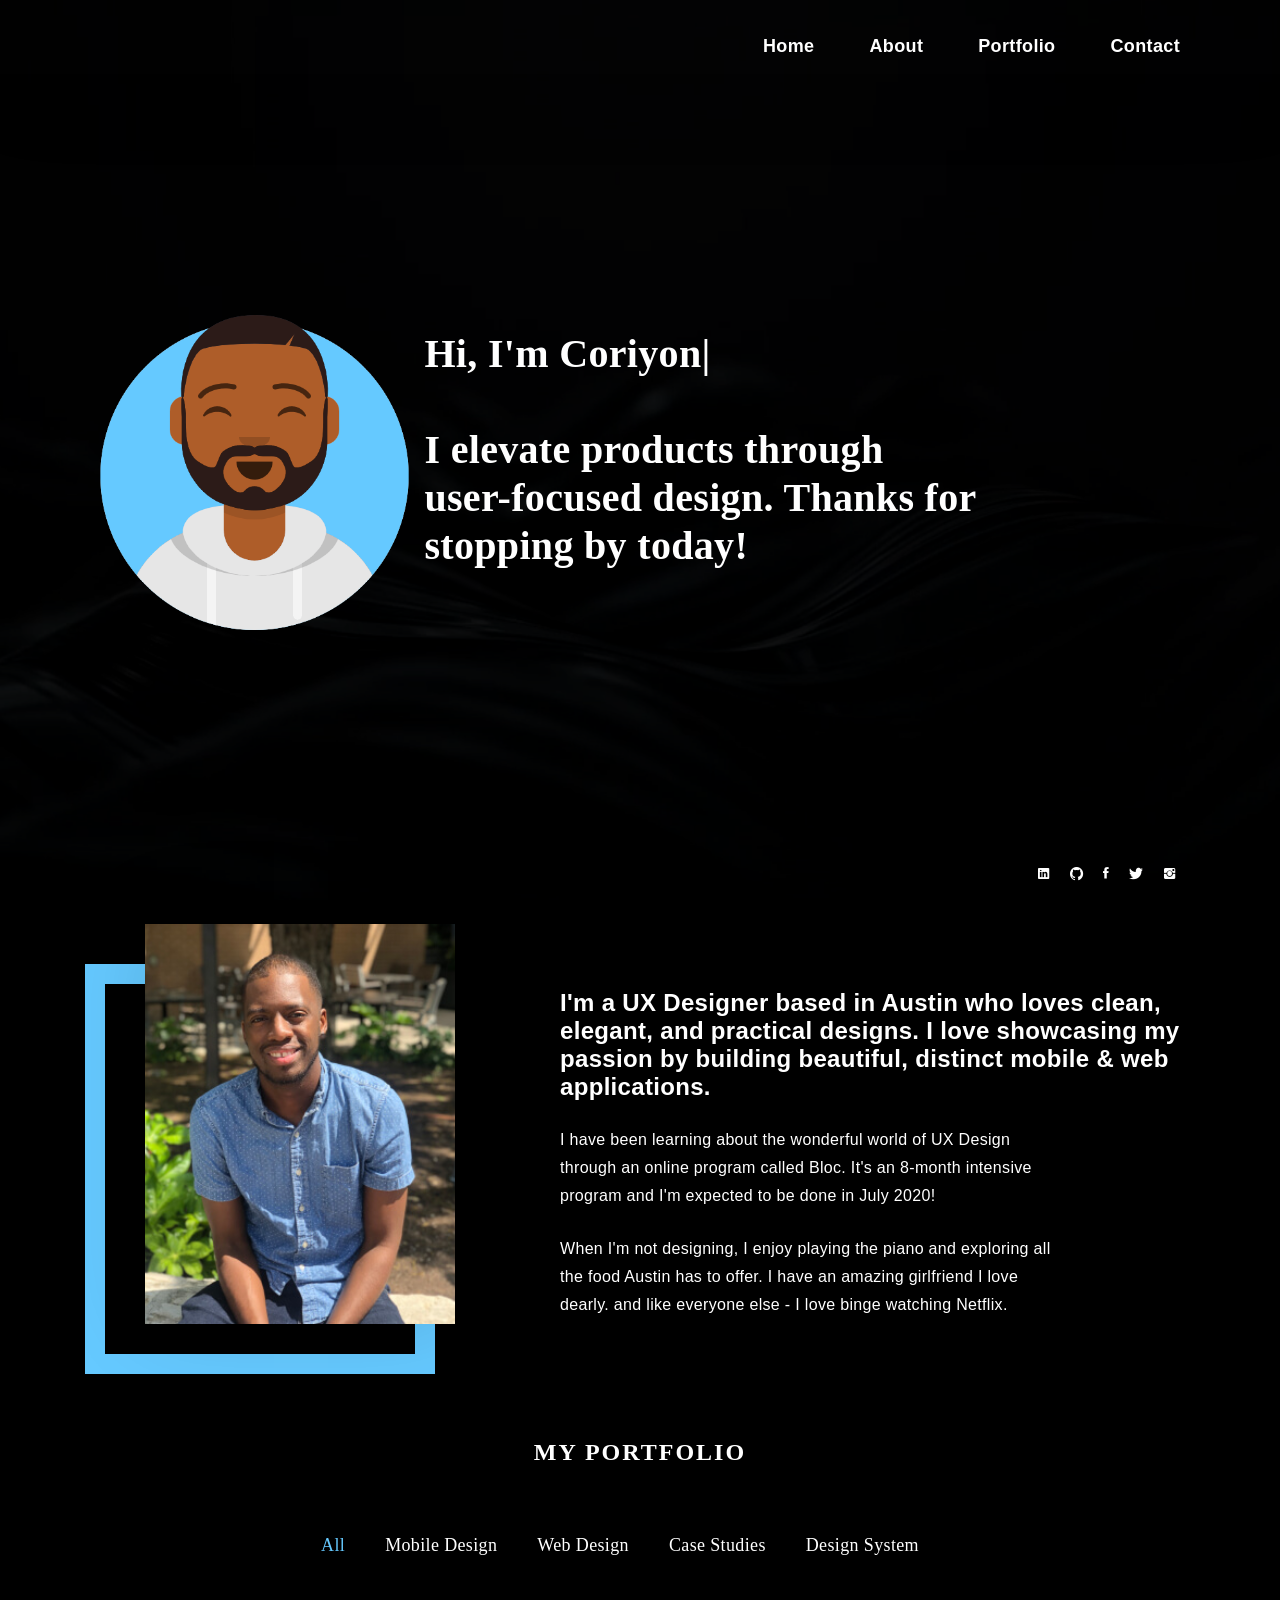
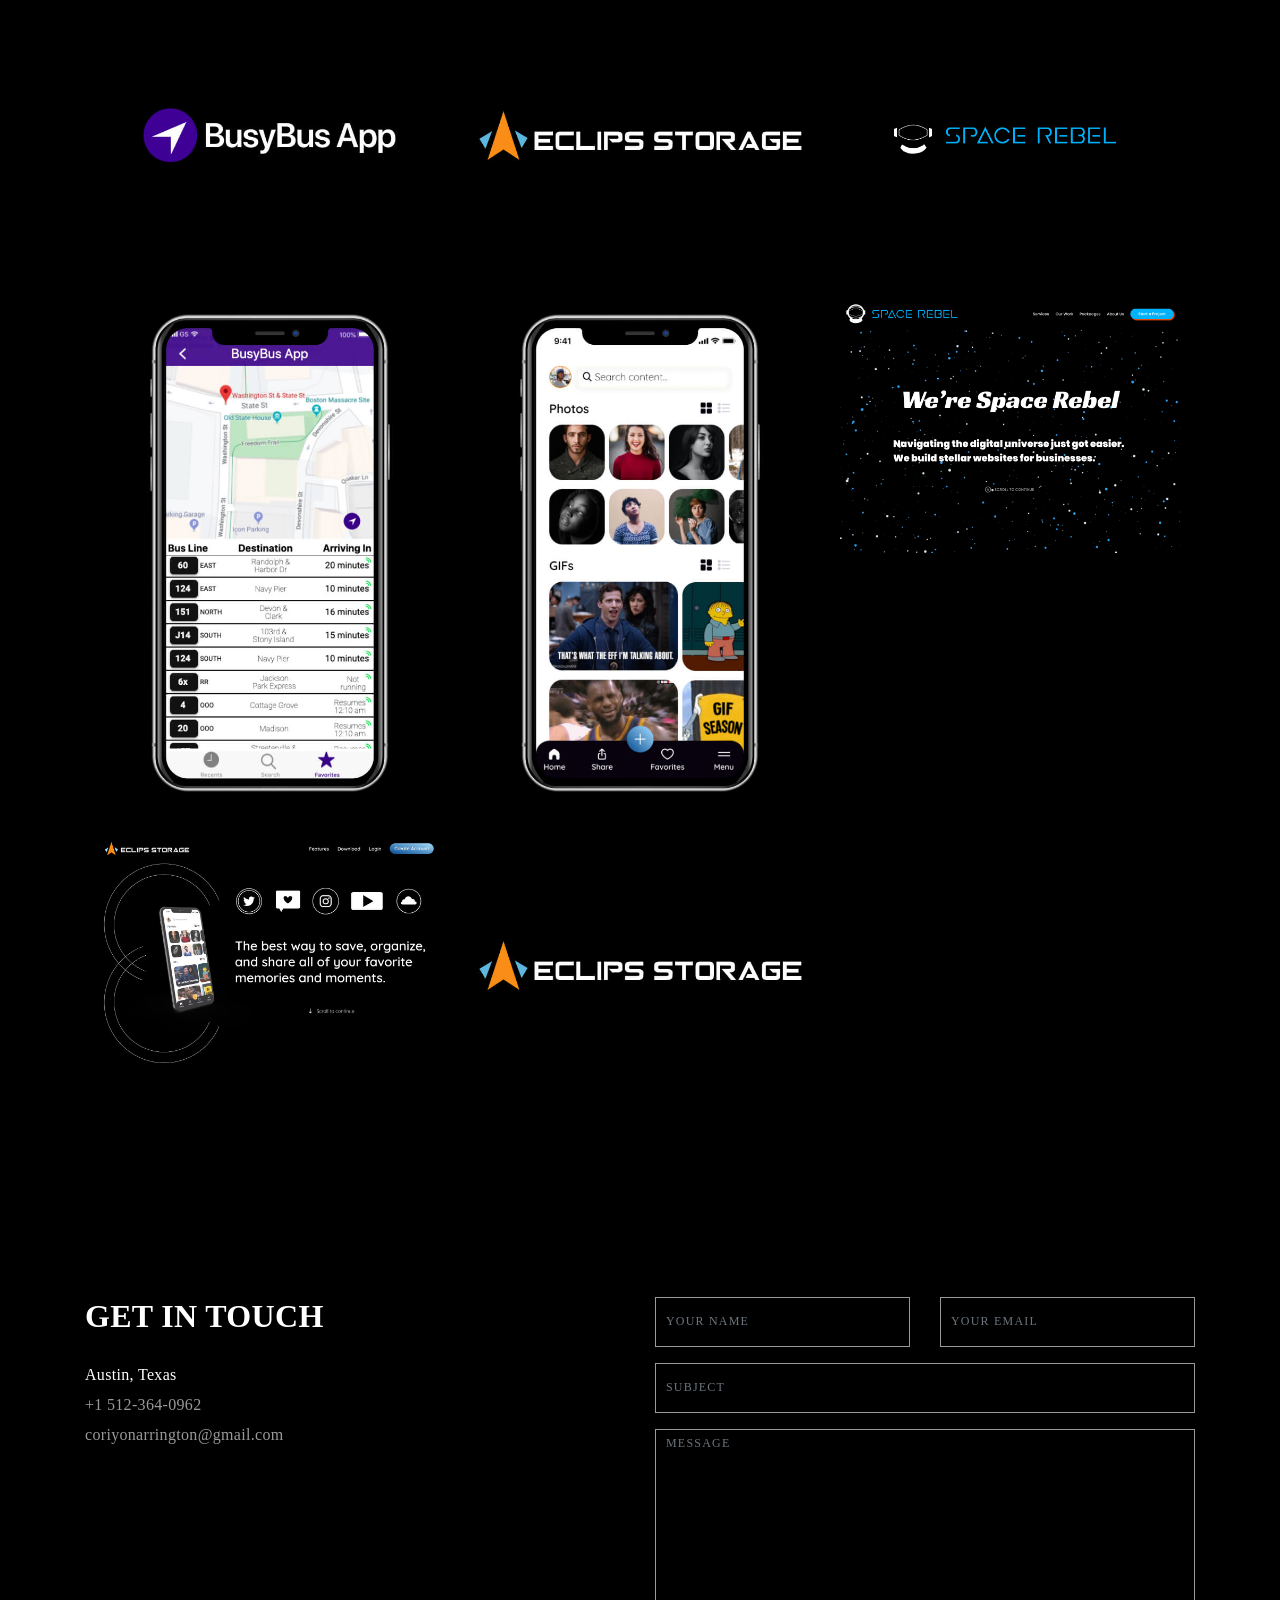
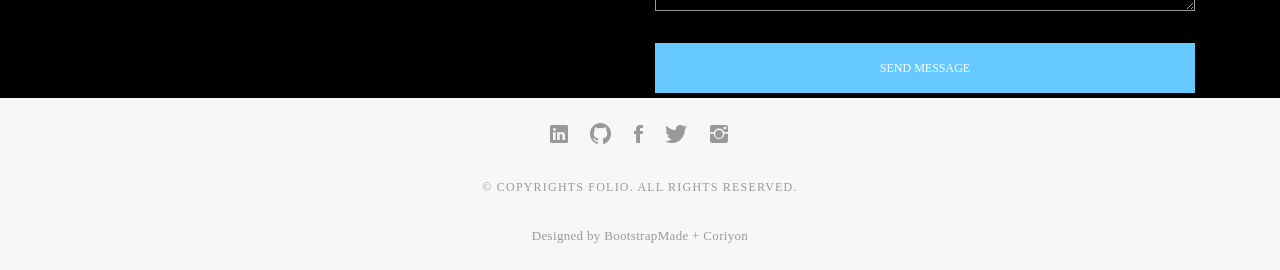
<file: index.html>
<!DOCTYPE html>
<html lang="en">
  <head>
    <meta charset="utf-8" />
    <meta content="width=device-width, initial-scale=1.0" name="viewport" />

    <title>Coriyon Arrington</title>

    <meta property='og:title' content="Coriyon Arrington's Portfolio" />
    <meta property='og:image' content="assets/img/linkshare.jpg" />
    <meta property="og:description" content="I'm a UX Designer based in Austin who loves clean, elegant,
    and practical designs..." />
    <meta property="og:url"content="https://coriyon.com/" />

    <meta name="facebook:" content="assets/img/facebook.jpg">
    <meta name="twitter:" content="assets/img/linkedin.jpg">

    <!-- Favicons -->
    <link href="assets/img/avataaars.png" rel="icon" />
    <link href="assets/img/apple-touch-icon.png" rel="apple-touch-icon" />

    <!-- Google Fonts -->
    <link
      href="https://fonts.googleapis.com/css?family=Poppins:300,300i,400,400i,500,500i,600,600i,700,700i|Playfair+Display:400,400i,500,500i,600,600i,700,700i,900,900i"
      rel="stylesheet"
    />

    <!-- Vendor CSS Files -->
    <link
      href="assets/vendor/bootstrap/css/bootstrap.min.css"
      rel="stylesheet"
    />
    <link href="assets/vendor/hover/hover.min.css" rel="stylesheet" />
    <link href="assets/vendor/ionicons/css/ionicons.min.css" rel="stylesheet" />
    <link href="assets/vendor/venobox/venobox.css" rel="stylesheet" />
    <link
      href="assets/vendor/owl.carousel/assets/owl.carousel.min.css"
      rel="stylesheet"
    />

    <!-- Template Main CSS File -->
    <link href="assets/css/style.css" rel="stylesheet" />

    <!-- =======================================================
  * Template Name: Folio - v2.0.1
  * Template URL: https://bootstrapmade.com/folio-bootstrap-portfolio-template/
  * Author: BootstrapMade.com
  * License: https://bootstrapmade.com/license/
  ======================================================== -->
  </head>

  <body>
    <!-- ======= Navbar ======= -->
    <nav id="main-nav">
      <div class="row">
        <div class="container">
          <!-- <div class="logo">
          <a href="index.html"><img src="assets/img/logo.png" alt="logo"></a>
        </div> -->

          <div class="responsive">
            <i data-icon="m" class="ion-navicon-round"></i>
          </div>

          <ul class="nav-menu list-unstyled">
            <li><a href="#hero" class="smoothScroll">Home</a></li>
            <li><a href="#about" class="smoothScroll">About</a></li>
            <li><a href="#portfolio" class="smoothScroll">Portfolio</a></li>
            <!-- <li><a href="#journal" class="smoothScroll">Blog</a></li> -->
            <li><a href="#contact" class="smoothScroll">Contact</a></li>
          </ul>
        </div>
      </div>
    </nav>
    <!-- End Navbar -->

    <!-- ======= Hero Section ======= -->
    <div id="hero" class="home">
      <div class="container">
        <div class="hero-content">
          <img id="avataaars" src="assets/img/avataaars.png" alt="avatar" />
          <h1>
            Hi, I'm <span class="typed"></span><br /><br />I elevate products
            through<br />
            user-focused design. Thanks for stopping by today!
          </h1>
          <p class="typed-items" data-typed-person="Coriyon."></p>
          <video id="VideoBG" poster="assets/img/poster.jpg" playsinline autoplay muted loop>
            <source src="video-bg2.mp4" type="video/mp4"/>
          </video>
          <ul class="list-unstyled list-social">
            <li>
              <a href="https://www.linkedin.com/in/coriyonarrington/"
                ><i class="ion-social-linkedin"></i
              ></a>
            </li>
            <li>
              <a href="https://github.com/CoriyonArrington"
                ><i class="ion-social-github"></i
              ></a>
            </li>
            <li>
              <a href="https://www.facebook.com/coriyon"
                ><i class="ion-social-facebook"></i
              ></a>
            </li>
            <li>
              <a href="https://twitter.com/TheCoriSmoove"
                ><i class="ion-social-twitter"></i
              ></a>
            </li>
            <li>
              <a href="https://www.instagram.com/coriyonnn/"
                ><i class="ion-social-instagram"></i
              ></a>
            </li>
          </ul>
        </div>
      </div>
    </div>
    <!-- End Hero -->

    <main id="main">
      <!-- ======= About Section ======= -->
      <div id="about" class="paddsection">
        <div class="container">
          <div class="row justify-content-between">
            <div class="col-lg-4">
              <div class="div-img-bg">
                <div class="about-img">
                  <img
                    src="assets/img/me.jpg"
                    class="img-responsive"
                    alt="me"
                  />
                </div>
              </div>
            </div>

            <div class="col-lg-7">
              <div class="about-descr">
                <p class="p-heading">
                  I'm a UX Designer based in Austin who loves clean, elegant,
                  and practical designs. I love showcasing my passion by building beautiful, distinct mobile & web applications.
                </p>

                 <p class="separator">
                   I have been learning about the wonderful world of UX Design through an online program called Bloc. It's an 8-month intensive program and I'm expected to be done in July 2020!
                 </p>

                <p class="separator">
                  When I'm not designing, I enjoy playing the piano and
                  exploring all the food Austin has to offer. I have an amazing
                  girlfriend I love dearly. and like everyone else - I love binge
                  watching Netflix.
                </p>
              </div>
            </div>
          </div>
        </div>
      </div>
      <!-- End About Section -->

      <!-- ======= Services Section ======= -->
      <!-- <div id="services">
      <div class="container">

        <div class="services-carousel owl-theme">

          <div class="services-block">

            <i class="ion-ios-browsers-outline"></i>
            <span>UI/UX DESIGN</span>
            <p class="separator">To an English person, it will seem like simplified English,told me what </p>

          </div>

          <div class="services-block">

            <i class="ion-ios-lightbulb-outline"></i>
            <span>BRAND IDENTITY</span>
            <p class="separator">To an English person, it will seem like simplified English,told me what </p>

          </div>

          <div class="services-block">

            <i class="ion-ios-color-wand-outline"></i>
            <span>WEB DESIGN</span>
            <p class="separator">To an English person, it will seem like simplified English,told me what </p>

          </div>

          <div class="services-block">

            <i class="ion-social-android-outline"></i>
            <span>MOBILE APPS</span>
            <p class="separator">To an English person, it will seem like simplified English,told me what </p>

          </div>

          <div class="services-block">

            <i class="ion-ios-analytics-outline"></i>
            <span>Analytics</span>
            <p class="separator">To an English person, it will seem like simplified English,told me what </p>

          </div>

          <div class="services-block">

            <i class="ion-ios-camera-outline"></i>
            <span>PHOTOGRAPHY</span>
            <p class="separator">To an English person, it will seem like simplified English,told me what </p>

          </div>

        </div>

      </div>

    </div><!-- End Services Section -->

      <!-- ======= Portfolio Section ======= -->
      <div id="portfolio" class="text-center paddsection">
        <div class="container">
          <div class="section-title text-center">
            <h2>My Portfolio</h2>
          </div>
        </div>

        <div class="container">
          <div class="row">
            <div class="col-md-12">
              <div class="portfolio-list">
                <ul class="nav list-unstyled" id="portfolio-flters">
                  <li class="filter filter-active" data-filter=".all">all</li>
                  <li class="filter" data-filter=".mockups">mobile design</li>
                  <li class="filter" data-filter=".webdesign">web design</li>
                  <li class="filter" data-filter=".casestudies">case studies</li>
                  <li class="filter" data-filter=".designsystem">design system</li>
                  <!-- <li class="filter" data-filter=".branding">branding</li> -->
                  <!-- <li class="filter" data-filter=".photography">photography</li> -->
                </ul>
              </div>
              <div class="portfolio-container">
                <!-- <div class="col-lg-4 col-md-6 portfolio-thumbnail all branding">
                  <a
                    class="popup-img"
                    href="https://www.figma.com/proto/xo00ZZnhO0f7jzDENdCLJH/Craigslist-Logo-Redesign?node-id=17%3A0&viewport=174%2C406%2C0.5116689205169678&scaling=scale-down-width"
                  >
                    <img src="assets/img/portfolio/1.jpg" alt="img" />
                  </a>
                </div> -->

                <div
                  class="col-lg-4 col-md-6 portfolio-thumbnail all casestudies"
                >
                  <a
                    class="popup-img"
                    href="https://my.visme.co/view/ojqr3yve-fundamentals-presentation-4"
                  >
                    <img src="assets/img/portfolio/7.jpg" alt="img" />
                  </a>
                </div>

                <div class="col-lg-4 col-md-6 portfolio-thumbnail all casestudies">
                  <a
                    class="popup-img"
                    href="https://www.figma.com/proto/FJ9Vb8gAfj0sWk7hQT8lwo/UX-Intensive?node-id=691%3A25486&viewport=629%2C325%2C0.05882430449128151&scaling=scale-down-width"
                  >
                    <img src="assets/img/portfolio/3.jpg" alt="img" />
                  </a>
                </div>

                <div
                  class="col-lg-4 col-md-6 portfolio-thumbnail all designsystem"
                >
                  <a
                    class="popup-img"
                    href="https://www.figma.com/proto/s2TnXNvW1nibCOChJrGayd/Space-Rebel?node-id=483%3A2061&viewport=1136%2C338%2C0.13575294613838196&scaling=scale-down-width"
                  >
                    <img src="assets/img/portfolio/8.jpg" alt="img" />
                  </a>
                </div>

                <div class="col-lg-4 col-md-6 portfolio-thumbnail all mockups">
                  <a class="popup-img" href="https://coriyonarrington.github.io/frontend-challenge/">
                    <img src="assets/img/portfolio/2.jpg" alt="img" />
                  </a>
                </div>

                <div class="col-lg-4 col-md-6 portfolio-thumbnail all mockups">
                  <a
                    class="popup-img"
                    href="https://www.figma.com/proto/FJ9Vb8gAfj0sWk7hQT8lwo/UX-Intensive?node-id=180%3A945&viewport=62%2C366%2C0.0221002995967865&scaling=scale-down"
                  >
                    <img src="assets/img/portfolio/4.jpg" alt="img" />
                  </a>
                </div>

                <div
                  class="col-lg-4 col-md-6 portfolio-thumbnail all webdesign"
                >
                  <a
                    class="popup-img"
                    href="https://www.figma.com/proto/s2TnXNvW1nibCOChJrGayd/Our-Portfolio-Website?node-id=412%3A1449&viewport=152%2C131%2C0.15433384478092194&scaling=scale-down-width"
                  >
                    <img src="assets/img/portfolio/5.jpg" alt="img" />
                  </a>
                </div>

                <div
                  class="col-lg-4 col-md-6 portfolio-thumbnail all webdesign"
                >
                  <a
                    class="popup-img"
                    href="https://www.figma.com/proto/FJ9Vb8gAfj0sWk7hQT8lwo/UX-Intensive?node-id=563%3A6667&viewport=-577%2C-468%2C0.09053030610084534&scaling=scale-down-width"
                  >
                    <img srcset="assets/img/portfolio/6.jpg 340w" alt="img" />
                  </a>
                </div>

                <div class="col-lg-4 col-md-6 portfolio-thumbnail all designsystem">
                  <a
                    class="popup-img"
                    href="https://www.figma.com/proto/FJ9Vb8gAfj0sWk7hQT8lwo/UX-Intensive?node-id=585%3A21716&viewport=1032%2C840%2C0.057067811489105225&scaling=scale-down-width"
                  >
                    <img src="assets/img/portfolio/3.jpg" alt="img" />
                  </a>
                </div>

              </div>
            </div>
          </div>
        </div>
      </div>
      <!-- End Portfolio Section -->

      <!-- ======= Journal Section ======= -->
      <!-- <div id="journal" class="text-left paddsection">

      <div class="container">
        <div class="section-title text-center">
          <h2>journal</h2>
        </div>
      </div>

      <div class="container">
        <div class="journal-block">
          <div class="row">

            <div class="col-lg-4 col-md-6">
              <div class="journal-info">

                <a href="blog-single.html"><img src="assets/img/blog-post-1.jpg" class="img-responsive" alt="img"></a>

                <div class="journal-txt">

                  <h4><a href="blog-single.html">SO LETS MAKE THE MOST IS BEAUTIFUL</a></h4>
                  <p class="separator">To an English person, it will seem like simplified English
                  </p>

                </div>

              </div>
            </div>

            <div class="col-lg-4 col-md-6">
              <div class="journal-info">

                <a href="blog-single.html"><img src="assets/img/blog-post-2.jpg" class="img-responsive" alt="img"></a>

                <div class="journal-txt">

                  <h4><a href="#blog-single.html">WE'RE GONA MAKE DREAMS COMES</a></h4>
                  <p class="separator">To an English person, it will seem like simplified English
                  </p>

                </div>

              </div>
            </div>

            <div class="col-lg-4 col-md-6">
              <div class="journal-info">

                <a href="blog-single.html"><img src="assets/img/blog-post-3.jpg" class="img-responsive" alt="img"></a>

                <div class="journal-txt">

                  <h4><a href="blog-single.html">NEW LIFE CIVILIZATIONS TO BOLDLY</a></h4>
                  <p class="separator">To an English person, it will seem like simplified English
                  </p>

                </div>

              </div>
            </div>

          </div>
        </div>
      </div>

    </div><!-- End Journal Section -->

      <!-- ======= Contact Section ======= -->
      <div id="contact" class="paddsection">
        <div class="container">
          <div class="contact-block1">
            <div class="row">
              <div class="col-lg-6">
                <div class="contact-contact">
                  <h2 class="mb-30">GET IN TOUCH</h2>

                  <ul class="contact-details">
                    <li><a>Austin, Texas</a></li>
                    <li><a href="tel:5123640962">+1 512-364-0962</a></li>
                    <li><a href="mailto: coriyonarrington@gmail.com">coriyonarrington@gmail.com</a></li>
                  </ul>
                </div>
              </div>

              <div class="col-lg-6">
                <form
                  action="forms/contact.php"
                  method="post"
                  role="form"
                  class="php-email-form"
                >
                  <div class="row">
                    <div class="col-lg-6">
                      <div class="form-group contact-block1">
                        <input
                          type="text"
                          name="name"
                          class="form-control"
                          id="name"
                          placeholder="Your Name"
                          data-rule="minlen:4"
                          data-msg="Please enter at least 4 chars"
                        />
                        <div class="validate"></div>
                      </div>
                    </div>

                    <div class="col-lg-6">
                      <div class="form-group">
                        <input
                          type="email"
                          class="form-control"
                          name="email"
                          id="email"
                          placeholder="Your Email"
                          data-rule="email"
                          data-msg="Please enter a valid email"
                        />
                        <div class="validate"></div>
                      </div>
                    </div>

                    <div class="col-lg-12">
                      <div class="form-group">
                        <input
                          type="text"
                          class="form-control"
                          name="subject"
                          id="subject"
                          placeholder="Subject"
                          data-rule="minlen:4"
                          data-msg="Please enter at least 8 chars of subject"
                        />
                        <div class="validate"></div>
                      </div>
                    </div>

                    <div class="col-lg-12">
                      <div class="form-group">
                        <textarea
                          class="form-control"
                          name="message"
                          rows="12"
                          data-rule="required"
                          data-msg="Please write something for us"
                          placeholder="Message"
                        ></textarea>
                        <div class="validate"></div>
                      </div>
                    </div>

                    <div class="col-lg-12 mb-3">
                      <div class="loading">Loading</div>
                      <div class="error-message"></div>
                      <div class="sent-message">
                        Your message has been sent. Thank you!
                      </div>
                    </div>

                    <div class="col-lg-12">
                      <input
                        type="submit"
                        class="btn btn-defeault btn-send"
                        value="Send message"
                      />
                    </div>
                  </div>
                </form>
              </div>
            </div>
          </div>
        </div>
      </div>
      <!-- End Contact Section -->
    </main>
    <!-- End #main -->

    <!-- ======= Footer ======= -->
    <div id="footer" class="text-center">
      <div class="container">
        <div class="socials-media text-center">
          <ul class="list-unstyled list-social">
            <li>
              <a href="https://www.linkedin.com/in/coriyonarrington/"
                ><i class="ion-social-linkedin"></i
              ></a>
            </li>
            <li>
              <a href="https://github.com/CoriyonArrington"
                ><i class="ion-social-github"></i
              ></a>
            </li>
            <li>
              <a href="https://www.facebook.com/coriyon"
                ><i class="ion-social-facebook"></i
              ></a>
            </li>
            <li>
              <a href="https://twitter.com/TheCoriSmoove"
                ><i class="ion-social-twitter"></i
              ></a>
            </li>
            <li>
              <a href="https://www.instagram.com/coriyonnn/"
                ><i class="ion-social-instagram"></i
              ></a>
            </li>
          </ul>
        </div>

        <p>&copy; Copyrights Folio. All rights reserved.</p>

        <div class="credits">
          <!--
        All the links in the footer should remain intact.
        You can delete the links only if you purchased the pro version.
        Licensing information: https://bootstrapmade.com/license/
        Purchase the pro version with working PHP/AJAX contact form: https://bootstrapmade.com/buy/?theme=Folio
      -->
          Designed by <a>BootstrapMade + Coriyon</a>
        </div>
      </div>
    </div>
    <!-- End Footer -->

    <!-- Vendor JS Files -->
    <script src="assets/vendor/jquery/jquery.min.js"></script>
    <script src="assets/vendor/bootstrap/js/bootstrap.bundle.min.js"></script>
    <script src="assets/vendor/jquery.easing/jquery.easing.min.js"></script>
    <script src="assets/vendor/php-email-form/validate.js"></script>
    <script src="assets/vendor/typed/typed.js"></script>
    <script src="assets/vendor/jquery-sticky/jquery.sticky.js"></script>
    <script src="assets/vendor/isotope-layout/isotope.pkgd.min.js"></script>
    <script src="assets/vendor/venobox/venobox.min.js"></script>
    <script src="assets/vendor/owl.carousel/owl.carousel.min.js"></script>

    <!-- Template Main JS File -->
    <script src="assets/js/main.js"></script>
  </body>
</html>
</file>
<file: assets/vendor/venobox/venobox.css>
/* ------ venobox.css --------*/
.vbox-overlay *, .vbox-overlay *:before, .vbox-overlay *:after{
    -webkit-backface-visibility: hidden;
    -webkit-box-sizing:border-box;
    -moz-box-sizing:border-box;
    box-sizing:border-box;
}
.vbox-overlay * { 
    -webkit-backface-visibility: visible;
    backface-visibility: visible;
}
.vbox-overlay{
    display: -webkit-flex;
    display: flex;
    -webkit-flex-direction: column;
    flex-direction: column;
    -webkit-justify-content: center;
    justify-content: center;
    -webkit-align-items: center;
    align-items: center;
    position: fixed;
    left: 0;
    top: 0;
    bottom: 0;
    right: 0;
    z-index: 1040;
    -webkit-transform:translateZ(1000px);
    transform: translateZ(1000px);
    transform-style: preserve-3d;
}

/* ----- navigation ----- */
.vbox-title{
    width: 100%;
    height: 40px;
    float: left;
    text-align: center;
    line-height: 28px;
    font-size: 12px;
    padding: 6px 40px;
    overflow: hidden;
    position: fixed;
    display: none;
    left: 0;
    z-index: 1050;
}
.vbox-close{
    cursor: pointer;
    position: fixed;
    top: -1px;
    right: 0;
    width: 50px;
    height: 40px;
    padding: 6px;
    display: block;
    background-position:10px center;
    overflow: hidden;
    font-size: 24px;
    line-height: 1;
    text-align: center;
    z-index: 1050;
}
.vbox-num{
    cursor: pointer;
    position: fixed;
    left: 0;
    height: 40px;
    display: block;
    overflow: hidden;
    line-height: 28px;
    font-size: 12px;
    padding: 6px 10px;
    display: none;
    z-index: 1050;
}
/* ----- navigation ARROWS ----- */
.vbox-next, .vbox-prev{
    position: fixed;
    top: 50%;
    margin-top: -15px;
    overflow: hidden;
    cursor: pointer;
    display: block;
    width: 45px;
    height: 45px;
    z-index: 1050;
}
.vbox-next span, .vbox-prev span{
    position: relative;
    width: 20px;
    height: 20px;
    border: 2px solid transparent;
    border-top-color: #B6B6B6;
    border-right-color: #B6B6B6;
    text-indent: -100px;
    position: absolute;
    top: 8px;
    display: block;
}
.vbox-prev{
    left: 15px;
}
.vbox-next{
    right: 15px;
}
.vbox-prev span{
    left: 10px;
    -ms-transform: rotate(-135deg);
    -webkit-transform: rotate(-135deg);
    transform: rotate(-135deg);
}
.vbox-next span{
    -ms-transform: rotate(45deg);
    -webkit-transform: rotate(45deg);
    transform: rotate(45deg);
    right: 10px;
}
/* ------- inline window ------ */
.vbox-inline{
    width: 420px;
    height: 315px;
    height: 70vh;
    padding: 10px;
    background: #fff;
    margin: 0 auto;
    overflow: auto;
    text-align: left;
}
/* ------- Video & iFrames window ------ */
.venoframe{
    max-width: 100%;
    width: 100%;
    border: none;
    width: 100%;
    height: 260px;
    height: 70vh;
}
.venoframe.vbvid{
    height: 260px;
}
@media (min-width: 768px) {
    .venoframe, .vbox-inline{
        width: 90%;
        height: 360px;
        height: 70vh;
    }
    .venoframe.vbvid{
        width: 640px;
        height: 360px;
    }
}
@media (min-width: 992px) {
    .venoframe, .vbox-inline{
        max-width: 1200px;
        width: 80%;
        height: 540px;
        height: 70vh;
    }
    .venoframe.vbvid{
        width: 960px;
        height: 540px;
    }
}
/* 
Please do NOT edit this part! 
or at least read this note: http://i.imgur.com/7C0ws9e.gif
*/
.vbox-open{
    overflow: hidden;
}
.vbox-container{
    position: absolute;
    left: 0;
    right: 0;
    top: 0;
    bottom: 0;
    overflow-x: hidden;
    overflow-y: scroll;
    overflow-scrolling: touch;
    -webkit-overflow-scrolling: touch;
    z-index: 20;
    max-height: 100%;

}

.vbox-content{
    text-align: center;
    float: left;
    width: 100%;
    position: relative;
    overflow: hidden;
    padding: 20px 10px;
}
.vbox-container img{
    max-width: 100%;
    height: auto;
}
.vbox-figlio{
    box-shadow: 0 0 12px rgba(0,0,0,0.19), 0 6px 6px rgba(0,0,0,0.23);
    max-width: 100%;
    text-align: initial;
}
img.vbox-figlio{
    -webkit-user-select: none;
-khtml-user-select: none;
-moz-user-select: none;
-o-user-select: none;
user-select: none;
}
.vbox-content.swipe-left{
    margin-left: -200px !important;
}
.vbox-content.swipe-right{
    margin-left: 200px !important;
}
.vbox-animated{
    webkit-transition: margin 300ms ease-out;
    transition: margin 300ms ease-out;
}

/* ---------- preloader ----------
 * SPINKIT 
 * http://tobiasahlin.com/spinkit/
-------------------------------- */
.sk-double-bounce,.sk-rotating-plane{width:40px;height:40px;margin:40px auto}.sk-rotating-plane{background-color:#333;-webkit-animation:sk-rotatePlane 1.2s infinite ease-in-out;animation:sk-rotatePlane 1.2s infinite ease-in-out}@-webkit-keyframes sk-rotatePlane{0%{-webkit-transform:perspective(120px) rotateX(0) rotateY(0);transform:perspective(120px) rotateX(0) rotateY(0)}50%{-webkit-transform:perspective(120px) rotateX(-180.1deg) rotateY(0);transform:perspective(120px) rotateX(-180.1deg) rotateY(0)}100%{-webkit-transform:perspective(120px) rotateX(-180deg) rotateY(-179.9deg);transform:perspective(120px) rotateX(-180deg) rotateY(-179.9deg)}}@keyframes sk-rotatePlane{0%{-webkit-transform:perspective(120px) rotateX(0) rotateY(0);transform:perspective(120px) rotateX(0) rotateY(0)}50%{-webkit-transform:perspective(120px) rotateX(-180.1deg) rotateY(0);transform:perspective(120px) rotateX(-180.1deg) rotateY(0)}100%{-webkit-transform:perspective(120px) rotateX(-180deg) rotateY(-179.9deg);transform:perspective(120px) rotateX(-180deg) rotateY(-179.9deg)}}.sk-double-bounce{position:relative}.sk-double-bounce .sk-child{width:100%;height:100%;border-radius:50%;background-color:#333;opacity:.6;position:absolute;top:0;left:0;-webkit-animation:sk-doubleBounce 2s infinite ease-in-out;animation:sk-doubleBounce 2s infinite ease-in-out}.sk-chasing-dots .sk-child,.sk-spinner-pulse,.sk-three-bounce .sk-child{background-color:#333;border-radius:100%}.sk-double-bounce .sk-double-bounce2{-webkit-animation-delay:-1s;animation-delay:-1s}@-webkit-keyframes sk-doubleBounce{0%,100%{-webkit-transform:scale(0);transform:scale(0)}50%{-webkit-transform:scale(1);transform:scale(1)}}@keyframes sk-doubleBounce{0%,100%{-webkit-transform:scale(0);transform:scale(0)}50%{-webkit-transform:scale(1);transform:scale(1)}}.sk-wave{margin:40px auto;width:50px;height:40px;text-align:center;font-size:10px}.sk-wave .sk-rect{background-color:#333;height:100%;width:6px;display:inline-block;-webkit-animation:sk-waveStretchDelay 1.2s infinite ease-in-out;animation:sk-waveStretchDelay 1.2s infinite ease-in-out}.sk-wave .sk-rect1{-webkit-animation-delay:-1.2s;animation-delay:-1.2s}.sk-wave .sk-rect2{-webkit-animation-delay:-1.1s;animation-delay:-1.1s}.sk-wave .sk-rect3{-webkit-animation-delay:-1s;animation-delay:-1s}.sk-wave .sk-rect4{-webkit-animation-delay:-.9s;animation-delay:-.9s}.sk-wave .sk-rect5{-webkit-animation-delay:-.8s;animation-delay:-.8s}@-webkit-keyframes sk-waveStretchDelay{0%,100%,40%{-webkit-transform:scaleY(.4);transform:scaleY(.4)}20%{-webkit-transform:scaleY(1);transform:scaleY(1)}}@keyframes sk-waveStretchDelay{0%,100%,40%{-webkit-transform:scaleY(.4);transform:scaleY(.4)}20%{-webkit-transform:scaleY(1);transform:scaleY(1)}}.sk-wandering-cubes{margin:40px auto;width:40px;height:40px;position:relative}.sk-wandering-cubes .sk-cube{background-color:#333;width:10px;height:10px;position:absolute;top:0;left:0;-webkit-animation:sk-wanderingCube 1.8s ease-in-out -1.8s infinite both;animation:sk-wanderingCube 1.8s ease-in-out -1.8s infinite both}.sk-chasing-dots,.sk-spinner-pulse{width:40px;height:40px;margin:40px auto}.sk-wandering-cubes .sk-cube2{-webkit-animation-delay:-.9s;animation-delay:-.9s}@-webkit-keyframes sk-wanderingCube{0%{-webkit-transform:rotate(0);transform:rotate(0)}25%{-webkit-transform:translateX(30px) rotate(-90deg) scale(.5);transform:translateX(30px) rotate(-90deg) scale(.5)}50%{-webkit-transform:translateX(30px) translateY(30px) rotate(-179deg);transform:translateX(30px) translateY(30px) rotate(-179deg)}50.1%{-webkit-transform:translateX(30px) translateY(30px) rotate(-180deg);transform:translateX(30px) translateY(30px) rotate(-180deg)}75%{-webkit-transform:translateX(0) translateY(30px) rotate(-270deg) scale(.5);transform:translateX(0) translateY(30px) rotate(-270deg) scale(.5)}100%{-webkit-transform:rotate(-360deg);transform:rotate(-360deg)}}@keyframes sk-wanderingCube{0%{-webkit-transform:rotate(0);transform:rotate(0)}25%{-webkit-transform:translateX(30px) rotate(-90deg) scale(.5);transform:translateX(30px) rotate(-90deg) scale(.5)}50%{-webkit-transform:translateX(30px) translateY(30px) rotate(-179deg);transform:translateX(30px) translateY(30px) rotate(-179deg)}50.1%{-webkit-transform:translateX(30px) translateY(30px) rotate(-180deg);transform:translateX(30px) translateY(30px) rotate(-180deg)}75%{-webkit-transform:translateX(0) translateY(30px) rotate(-270deg) scale(.5);transform:translateX(0) translateY(30px) rotate(-270deg) scale(.5)}100%{-webkit-transform:rotate(-360deg);transform:rotate(-360deg)}}.sk-spinner-pulse{-webkit-animation:sk-pulseScaleOut 1s infinite ease-in-out;animation:sk-pulseScaleOut 1s infinite ease-in-out}@-webkit-keyframes sk-pulseScaleOut{0%{-webkit-transform:scale(0);transform:scale(0)}100%{-webkit-transform:scale(1);transform:scale(1);opacity:0}}@keyframes sk-pulseScaleOut{0%{-webkit-transform:scale(0);transform:scale(0)}100%{-webkit-transform:scale(1);transform:scale(1);opacity:0}}.sk-chasing-dots{position:relative;text-align:center;-webkit-animation:sk-chasingDotsRotate 2s infinite linear;animation:sk-chasingDotsRotate 2s infinite linear}.sk-chasing-dots .sk-child{width:60%;height:60%;display:inline-block;position:absolute;top:0;-webkit-animation:sk-chasingDotsBounce 2s infinite ease-in-out;animation:sk-chasingDotsBounce 2s infinite ease-in-out}.sk-chasing-dots .sk-dot2{top:auto;bottom:0;-webkit-animation-delay:-1s;animation-delay:-1s}@-webkit-keyframes sk-chasingDotsRotate{100%{-webkit-transform:rotate(360deg);transform:rotate(360deg)}}@keyframes sk-chasingDotsRotate{100%{-webkit-transform:rotate(360deg);transform:rotate(360deg)}}@-webkit-keyframes sk-chasingDotsBounce{0%,100%{-webkit-transform:scale(0);transform:scale(0)}50%{-webkit-transform:scale(1);transform:scale(1)}}@keyframes sk-chasingDotsBounce{0%,100%{-webkit-transform:scale(0);transform:scale(0)}50%{-webkit-transform:scale(1);transform:scale(1)}}.sk-three-bounce{margin:40px auto;width:80px;text-align:center}.sk-three-bounce .sk-child{width:20px;height:20px;display:inline-block;-webkit-animation:sk-three-bounce 1.4s ease-in-out 0s infinite both;animation:sk-three-bounce 1.4s ease-in-out 0s infinite both}.sk-circle .sk-child:before,.sk-fading-circle .sk-circle:before{display:block;border-radius:100%;content:'';background-color:#333}.sk-three-bounce .sk-bounce1{-webkit-animation-delay:-.32s;animation-delay:-.32s}.sk-three-bounce .sk-bounce2{-webkit-animation-delay:-.16s;animation-delay:-.16s}@-webkit-keyframes sk-three-bounce{0%,100%,80%{-webkit-transform:scale(0);transform:scale(0)}40%{-webkit-transform:scale(1);transform:scale(1)}}@keyframes sk-three-bounce{0%,100%,80%{-webkit-transform:scale(0);transform:scale(0)}40%{-webkit-transform:scale(1);transform:scale(1)}}.sk-circle{margin:40px auto;width:40px;height:40px;position:relative}.sk-circle .sk-child{width:100%;height:100%;position:absolute;left:0;top:0}.sk-circle .sk-child:before{margin:0 auto;width:15%;height:15%;-webkit-animation:sk-circleBounceDelay 1.2s infinite ease-in-out both;animation:sk-circleBounceDelay 1.2s infinite ease-in-out both}.sk-circle .sk-circle2{-webkit-transform:rotate(30deg);-ms-transform:rotate(30deg);transform:rotate(30deg)}.sk-circle .sk-circle3{-webkit-transform:rotate(60deg);-ms-transform:rotate(60deg);transform:rotate(60deg)}.sk-circle .sk-circle4{-webkit-transform:rotate(90deg);-ms-transform:rotate(90deg);transform:rotate(90deg)}.sk-circle .sk-circle5{-webkit-transform:rotate(120deg);-ms-transform:rotate(120deg);transform:rotate(120deg)}.sk-circle .sk-circle6{-webkit-transform:rotate(150deg);-ms-transform:rotate(150deg);transform:rotate(150deg)}.sk-circle .sk-circle7{-webkit-transform:rotate(180deg);-ms-transform:rotate(180deg);transform:rotate(180deg)}.sk-circle .sk-circle8{-webkit-transform:rotate(210deg);-ms-transform:rotate(210deg);transform:rotate(210deg)}.sk-circle .sk-circle9{-webkit-transform:rotate(240deg);-ms-transform:rotate(240deg);transform:rotate(240deg)}.sk-circle .sk-circle10{-webkit-transform:rotate(270deg);-ms-transform:rotate(270deg);transform:rotate(270deg)}.sk-circle .sk-circle11{-webkit-transform:rotate(300deg);-ms-transform:rotate(300deg);transform:rotate(300deg)}.sk-circle .sk-circle12{-webkit-transform:rotate(330deg);-ms-transform:rotate(330deg);transform:rotate(330deg)}.sk-circle .sk-circle2:before{-webkit-animation-delay:-1.1s;animation-delay:-1.1s}.sk-circle .sk-circle3:before{-webkit-animation-delay:-1s;animation-delay:-1s}.sk-circle .sk-circle4:before{-webkit-animation-delay:-.9s;animation-delay:-.9s}.sk-circle .sk-circle5:before{-webkit-animation-delay:-.8s;animation-delay:-.8s}.sk-circle .sk-circle6:before{-webkit-animation-delay:-.7s;animation-delay:-.7s}.sk-circle .sk-circle7:before{-webkit-animation-delay:-.6s;animation-delay:-.6s}.sk-circle .sk-circle8:before{-webkit-animation-delay:-.5s;animation-delay:-.5s}.sk-circle .sk-circle9:before{-webkit-animation-delay:-.4s;animation-delay:-.4s}.sk-circle .sk-circle10:before{-webkit-animation-delay:-.3s;animation-delay:-.3s}.sk-circle .sk-circle11:before{-webkit-animation-delay:-.2s;animation-delay:-.2s}.sk-circle .sk-circle12:before{-webkit-animation-delay:-.1s;animation-delay:-.1s}@-webkit-keyframes sk-circleBounceDelay{0%,100%,80%{-webkit-transform:scale(0);transform:scale(0)}40%{-webkit-transform:scale(1);transform:scale(1)}}@keyframes sk-circleBounceDelay{0%,100%,80%{-webkit-transform:scale(0);transform:scale(0)}40%{-webkit-transform:scale(1);transform:scale(1)}}.sk-cube-grid{width:40px;height:40px;margin:40px auto}.sk-cube-grid .sk-cube{width:33.33%;height:33.33%;background-color:#333;float:left;-webkit-animation:sk-cubeGridScaleDelay 1.3s infinite ease-in-out;animation:sk-cubeGridScaleDelay 1.3s infinite ease-in-out}.sk-cube-grid .sk-cube1{-webkit-animation-delay:.2s;animation-delay:.2s}.sk-cube-grid .sk-cube2{-webkit-animation-delay:.3s;animation-delay:.3s}.sk-cube-grid .sk-cube3{-webkit-animation-delay:.4s;animation-delay:.4s}.sk-cube-grid .sk-cube4{-webkit-animation-delay:.1s;animation-delay:.1s}.sk-cube-grid .sk-cube5{-webkit-animation-delay:.2s;animation-delay:.2s}.sk-cube-grid .sk-cube6{-webkit-animation-delay:.3s;animation-delay:.3s}.sk-cube-grid .sk-cube7{-webkit-animation-delay:0ms;animation-delay:0ms}.sk-cube-grid .sk-cube8{-webkit-animation-delay:.1s;animation-delay:.1s}.sk-cube-grid .sk-cube9{-webkit-animation-delay:.2s;animation-delay:.2s}@-webkit-keyframes sk-cubeGridScaleDelay{0%,100%,70%{-webkit-transform:scale3D(1,1,1);transform:scale3D(1,1,1)}35%{-webkit-transform:scale3D(0,0,1);transform:scale3D(0,0,1)}}@keyframes sk-cubeGridScaleDelay{0%,100%,70%{-webkit-transform:scale3D(1,1,1);transform:scale3D(1,1,1)}35%{-webkit-transform:scale3D(0,0,1);transform:scale3D(0,0,1)}}.sk-fading-circle{margin:40px auto;width:40px;height:40px;position:relative}.sk-fading-circle .sk-circle{width:100%;height:100%;position:absolute;left:0;top:0}.sk-fading-circle .sk-circle:before{margin:0 auto;width:15%;height:15%;-webkit-animation:sk-circleFadeDelay 1.2s infinite ease-in-out both;animation:sk-circleFadeDelay 1.2s infinite ease-in-out both}.sk-fading-circle .sk-circle2{-webkit-transform:rotate(30deg);-ms-transform:rotate(30deg);transform:rotate(30deg)}.sk-fading-circle .sk-circle3{-webkit-transform:rotate(60deg);-ms-transform:rotate(60deg);transform:rotate(60deg)}.sk-fading-circle .sk-circle4{-webkit-transform:rotate(90deg);-ms-transform:rotate(90deg);transform:rotate(90deg)}.sk-fading-circle .sk-circle5{-webkit-transform:rotate(120deg);-ms-transform:rotate(120deg);transform:rotate(120deg)}.sk-fading-circle .sk-circle6{-webkit-transform:rotate(150deg);-ms-transform:rotate(150deg);transform:rotate(150deg)}.sk-fading-circle .sk-circle7{-webkit-transform:rotate(180deg);-ms-transform:rotate(180deg);transform:rotate(180deg)}.sk-fading-circle .sk-circle8{-webkit-transform:rotate(210deg);-ms-transform:rotate(210deg);transform:rotate(210deg)}.sk-fading-circle .sk-circle9{-webkit-transform:rotate(240deg);-ms-transform:rotate(240deg);transform:rotate(240deg)}.sk-fading-circle .sk-circle10{-webkit-transform:rotate(270deg);-ms-transform:rotate(270deg);transform:rotate(270deg)}.sk-fading-circle .sk-circle11{-webkit-transform:rotate(300deg);-ms-transform:rotate(300deg);transform:rotate(300deg)}.sk-fading-circle .sk-circle12{-webkit-transform:rotate(330deg);-ms-transform:rotate(330deg);transform:rotate(330deg)}.sk-fading-circle .sk-circle2:before{-webkit-animation-delay:-1.1s;animation-delay:-1.1s}.sk-fading-circle .sk-circle3:before{-webkit-animation-delay:-1s;animation-delay:-1s}.sk-fading-circle .sk-circle4:before{-webkit-animation-delay:-.9s;animation-delay:-.9s}.sk-fading-circle .sk-circle5:before{-webkit-animation-delay:-.8s;animation-delay:-.8s}.sk-fading-circle .sk-circle6:before{-webkit-animation-delay:-.7s;animation-delay:-.7s}.sk-fading-circle .sk-circle7:before{-webkit-animation-delay:-.6s;animation-delay:-.6s}.sk-fading-circle .sk-circle8:before{-webkit-animation-delay:-.5s;animation-delay:-.5s}.sk-fading-circle .sk-circle9:before{-webkit-animation-delay:-.4s;animation-delay:-.4s}.sk-fading-circle .sk-circle10:before{-webkit-animation-delay:-.3s;animation-delay:-.3s}.sk-fading-circle .sk-circle11:before{-webkit-animation-delay:-.2s;animation-delay:-.2s}.sk-fading-circle .sk-circle12:before{-webkit-animation-delay:-.1s;animation-delay:-.1s}@-webkit-keyframes sk-circleFadeDelay{0%,100%,39%{opacity:0}40%{opacity:1}}@keyframes sk-circleFadeDelay{0%,100%,39%{opacity:0}40%{opacity:1}}.sk-folding-cube{margin:40px auto;width:40px;height:40px;position:relative;-webkit-transform:rotateZ(45deg);transform:rotateZ(45deg)}.sk-folding-cube .sk-cube{float:left;width:50%;height:50%;position:relative;-webkit-transform:scale(1.1);-ms-transform:scale(1.1);transform:scale(1.1)}.sk-folding-cube .sk-cube:before{content:'';position:absolute;top:0;left:0;width:100%;height:100%;background-color:#333;-webkit-animation:sk-foldCubeAngle 2.4s infinite linear both;animation:sk-foldCubeAngle 2.4s infinite linear both;-webkit-transform-origin:100% 100%;-ms-transform-origin:100% 100%;transform-origin:100% 100%}.sk-folding-cube .sk-cube2{-webkit-transform:scale(1.1) rotateZ(90deg);transform:scale(1.1) rotateZ(90deg)}.sk-folding-cube .sk-cube3{-webkit-transform:scale(1.1) rotateZ(180deg);transform:scale(1.1) rotateZ(180deg)}.sk-folding-cube .sk-cube4{-webkit-transform:scale(1.1) rotateZ(270deg);transform:scale(1.1) rotateZ(270deg)}.sk-folding-cube .sk-cube2:before{-webkit-animation-delay:.3s;animation-delay:.3s}.sk-folding-cube .sk-cube3:before{-webkit-animation-delay:.6s;animation-delay:.6s}.sk-folding-cube .sk-cube4:before{-webkit-animation-delay:.9s;animation-delay:.9s}@-webkit-keyframes sk-foldCubeAngle{0%,10%{-webkit-transform:perspective(140px) rotateX(-180deg);transform:perspective(140px) rotateX(-180deg);opacity:0}25%,75%{-webkit-transform:perspective(140px) rotateX(0);transform:perspective(140px) rotateX(0);opacity:1}100%,90%{-webkit-transform:perspective(140px) rotateY(180deg);transform:perspective(140px) rotateY(180deg);opacity:0}}@keyframes sk-foldCubeAngle{0%,10%{-webkit-transform:perspective(140px) rotateX(-180deg);transform:perspective(140px) rotateX(-180deg);opacity:0}25%,75%{-webkit-transform:perspective(140px) rotateX(0);transform:perspective(140px) rotateX(0);opacity:1}100%,90%{-webkit-transform:perspective(140px) rotateY(180deg);transform:perspective(140px) rotateY(180deg);opacity:0}}
</file>
<file: assets/css/style.css>
/**
* Template Name: Folio - v2.0.1
* Template URL: https://bootstrapmade.com/folio-bootstrap-portfolio-template/
* Author: BootstrapMade.com
* License: https://bootstrapmade.com/license/
*/

/*--------------------------------------------------------------
# General
--------------------------------------------------------------*/
body {
  background: #000;
  color: #fff;
  font-family: 'Nunito', serif;
  font-size: 16px;
  font-weight: 200;
  line-height: 20px;
  letter-spacing: 0.02em;
  overflow-x: hidden;
  margin: 0 auto;
  padding: 0;
  -ms-box-sizing: border-box;
  -o-box-sizing: border-box;
  box-sizing: border-box;
  -webkit-font-smoothing: antialiased;
}

h1,
h2,
h3,
h4,
h5,
h6 {
  margin: 0;
}

h2 {
  color: #fff;
  font-weight: 600;
}

h3 {
  color: #fff;
  font-weight: 900px;
}

h4 {
  color: #292929;
  font-size: 14px;
  font-weight: 600;
}

a {
  color: #999999;
  text-decoration: none !important;
  transition: all 0.5s ease-in-out 0s;
}

a:hover {
  transition: all 0.5s ease-in-out 0s;
}

a:hover,
a:focus {
  color: #65c9ff;
  text-decoration: underline;
}

nav ul li a {
  padding: 2px 0 0 0;
  position: relative;
  display: block;
  font-size: 18px;
  color: #999999;
  letter-spacing: 0.1em;
  font-family: 'Nunito Sans', serif;
  font-weight: 600;
  line-height: 14px;
  text-transform: uppercase;
  transition: all 0.5s ease-in-out 0s;
}

p {
  margin: 25px 0;
  padding: 0;
  font-size: 15px;
  color: #999999;
  line-height: 28px;
}

::-moz-selection {
  background: #65c9ff;
  color: #fff;
}

::selection {
  background: #65c9ff;
  color: #fff;
}

.btn {
  background: #65c9ff;
  border: medium none;
  border-radius: 0;
  color: #fff;
  font-size: 12px;
  height: 50px;
  line-height: 50px;
  padding: 0 30px;
  text-transform: uppercase;
}

.btn:hover,
.btn:focus {
  color: #fff;
}

.padDiv {
  padding: 30px 20px;
}

.section-title {
  margin-bottom: 70px;
}

.section-title h2 {
  font-size: 24px;
  letter-spacing: 2px;
  text-transform: uppercase;
  color: #fff;
}

.form-control {
  background-color: transparent;
  border: 1px solid #999;
  border-radius: 0;
  color: #999999;
  font-size: 12px;
  font-weight: 500;
  height: 50px;
  letter-spacing: 0.1em;
  padding-left: 10px;
  margin: 0 0 25px 0;
  line-height: 14px;
  text-transform: uppercase;
}

.form-control:focus {
  box-shadow: none;
  outline: 0 none;
}

.paddsection {
  padding-top: 64px;
  /* padding-bottom: 64px; */
}

.paddsections {
  padding-top: 90px;
  padding-bottom: 90px !important;
}

.hvr-shutter-in-horizontal::before {
  background: #333;
}

.hvr-shutter-in-horizontal:hover {
  background: #65c9ff;
}

.mb-30 {
  margin-bottom: 30px;
}

/*--------------------------------------------------------------
# Navbar
--------------------------------------------------------------*/
nav {
  position: fixed;
  background: transparent;
  z-index: 1000;
  width: 100%;
  padding: 20px;
  display: block;
  box-shadow: 0px 2px 92px 0px rgba(0, 0, 0, 0.18);
}

.nav-menu {
  float: right;
  line-height: 32px;
  margin-bottom: 0;
  padding-top: 16px;
}

nav ul li {
  float: left;
  margin-right: 15px;
  font-family: 'Nunito Sans', sans-serif;
  font-size: 18px;
  margin-left: 40px;
}

nav ul li a {
  padding: 2px 0 0 0;
  position: relative;
  display: block;
  font-size: 18px;
  color: #fff;
  font-family: 'Nunito Sans', sans-serif;
  font-weight: 600;
  line-height: 16px;
  text-transform: uppercase;
  letter-spacing: 0.02em;
  text-transform: capitalize;
}

.logo {
  float: left;
}

.logo img {
  width: 100px;
  height: 50px;
}

.responsive {
  display: none;
  font-size: 23px;
}

.active {
  color: #afafaf;
}

/*--------------------------------------------------------------
# Hero
--------------------------------------------------------------*/
#hero {
  /* background: url("../img/home-bg.jpg") repeat scroll center center/cover; */
  height: 100vh;
  width: 100%;
}

#VideoBG {
  width: 100%;
  height: 100%;
  position: absolute;
  max-width: 100%;
  overflow: hidden;
  background-size: cover;
  background-position: top center;
  top: 0;
  left: 0;
  z-index: -4;
  object-fit: cover;
  opacity: 0.3;
}

#avataaars {
  width: 40vh;
  height: 40vh;
  margin: 0 auto;
}

.list-unstyled {
  display: flex;
  flex-flow: row nowrap;
  align-content: space-between;
  justify-content: flex-end;

  align-self: flex-end;
}

#hero .hero-content {
  height: 100vh;
  text-align: left;
  width: 100%;
  display: flex;
  flex-direction: column;
  justify-content: space-evenly;
}
@media only screen and (min-width: 1200px) {
  #hero .hero-content {
    align-items: center;
    flex-direction: row;
    justify-content: center;
  }

  .hero-content h1 {
    text-align: center;
  }
}

@media only screen and (min-width: 320px) and (max-width: 1199px){
  .portfolio-thumbnail img {
    border: 1px solid gray;
  }
}

.hero-content h1 {
  font-size: 40px; /* original size 56 */
  color: #fff;
  font-weight: 900;
  text-align: left;
}

.hero-content p {
  font-size: 16px;
  letter-spacing: 3px;
  margin-top: 0;
  margin-bottom: 30px;
  text-transform: capitalize;
  color: #fff;
  font-weight: 500;
}

.hero-content .list-social li {
  float: left;
  margin-right: 20px;
}

.hero-content .list-social li i {
  color: #fff;
  font-size: 15px;
}

/*-----------------------------------------------------------------------------------*/
/*  About
/*-----------------------------------------------------------------------------------*/
#about {
  width: 100%;
  height: auto;
  background: #000000;
  padding-top: 64px;
}

#about .div-img-bg {
  padding-bottom: 30px;
  border: 20px solid #65c9ff;
}

#about .div-img-bg .about-img img {
  width: 100%;
  box-shadow: 0px 0px 85px 0px rgba(0, 0, 0, 0.14);
  margin-top: -60px;
  margin-left: 40px;
  height: 400px;
  -o-object-fit: cover;
  object-fit: cover;
}

#about .about-descr .p-heading {
  font-family: 'Nunito', sans-serif;
  font-size: 24px;
  font-weight: 600;
  text-align: left;
  color: #ffffff;
}

#about .about-descr .separator {
  max-width: 80%;
  margin-bottom: 0;
  text-align: left;
  color: #ffffff;
  font-family: 'Nunito', sans-serif;
  font-size: 16px;
  font-weight: 200;
}

/*--------------------------------------------------------------
# Services
--------------------------------------------------------------*/
#services {
  background: #f7f7f7;
  position: relative;
  padding-bottom: 80px;
}

.owl-item {
  float: left;
}

.services-block span {
  margin: 10px 0;
  position: relative;
  font-size: 13px;
  color: #292929;
  letter-spacing: 0.1em;
  font-weight: 500;
  text-transform: uppercase;
  display: block;
}

.services-block .separator {
  margin: 0;
  font-size: 13px;
  line-height: 22px;
}

.services-block i {
  font-size: 44px;
  color: #65c9ff;
  line-height: 44px;
}

.services-carousel .owl-stage-outer {
  overflow: hidden;
}

.services-carousel .owl-dots {
  margin-top: 5px;
  text-align: center;
}

.services-carousel .owl-dot {
  display: inline-block;
  margin: 0 5px;
  width: 12px !important;
  height: 12px !important;
  border-radius: 50%;
  border: 0;
  padding: 0 !important;
  background-color: #ddd;
  cursor: pointer;
}

.services-carousel .owl-dot.active {
  background-color: #65c9ff;
}

.owl-nav {
  display: none;
}

/*--------------------------------------------------------------
# Portfolio
--------------------------------------------------------------*/
#portfolio {
  position: relative;
  padding-bottom: 50px;
}

#portfolio .portfolio-list {
  margin-bottom: 50px;
}

#portfolio .portfolio-list .nav {
  display: inline-block;
  margin: 0;
}

#portfolio .portfolio-list .nav li {
  margin: 0 40px 0 0;
  float: left;
  font-size: 18px;
  color: #ffffff;
  line-height: 16px;
  cursor: pointer;
  font-family: 'Nunito', serif;
  font-weight: 400;
  letter-spacing: 0.02em;
  text-transform: capitalize;
  transition: all 0.5s ease-in-out 0s;
}

#portfolio .portfolio-list .nav li:hover,
#portfolio .portfolio-list .nav li.filter-active {
  color: #65c9ff;
  transition: all 0.5s ease-in-out 0s;
}

#portfolio .portfolio-container {
  display: inline-block;
  margin-bottom: 50px;
  width: 100%;
}

.portfolio-thumbnail {
  margin-bottom: 30px;
  overflow: hidden;
  min-height: 260px;
}

.portfolio-thumbnail img {
  max-width: 100%;
}

.popup-img img:hover {
  border: 4px solid #65c9ff;
}

/*--------------------------------------------------------------
# Journal
--------------------------------------------------------------*/
#journal,
#journal-blog {
  height: auto;
  width: 100%;
  background: #f7f7f7;
  padding-bottom: 60px;
  position: relative;
}

#journal-blog {
  background: #fff;
  padding-bottom: 30px;
}

#journal .journal-block {
  display: inline-block;
  height: auto;
  width: 100%;
}

#journal .journal-block .journal-info {
  position: relative;
}

.journal-block .journal-info img {
  max-width: 100%;
}

.journal-block .journal-info .journal-txt {
  padding: 25px 0px;
  position: relative;
}

.journal-block .journal-info .journal-txt h4 a {
  display: block;
  font-size: 19px;
  line-height: 24px;
  margin: 0 0 13px 0;
  font-weight: 500;
  color: #292929;
  transition: all 0.5s ease-in-out 0s;
}

.journal-block .journal-info .journal-txt h4 a:hover {
  color: #65c9ff;
  transition: all 0.5s ease-in-out 0s;
}

.journal-block .journal-info .journal-txt p {
  margin: 0;
  font-size: 14px;
  line-height: 24px;
}

/*--------------------------------------------------------------
# Journal
--------------------------------------------------------------*/
#contact {
  height: auto;
  width: 100%;
}

.contact-details {
  list-style: none;
  margin: 0;
  padding: 0;
}

.contact-details li {
  padding-bottom: 10px;
}

#contact input,
#contact textarea {
  width: 100%;
  margin-bottom: 5px;
}

.php-email-form .validate {
  display: none;
  color: red;
  margin: 0 0 20px 0;
  font-weight: 400;
  font-size: 13px;
}

.php-email-form .error-message {
  display: none;
  color: #fff;
  background: #ed3c0d;
  text-align: center;
  padding: 15px;
  font-weight: 600;
}

.php-email-form .sent-message {
  display: none;
  color: #fff;
  background: #18d26e;
  text-align: center;
  padding: 15px;
  font-weight: 600;
}

.php-email-form .loading {
  display: none;
  background: #fff;
  text-align: center;
  padding: 15px;
}

.php-email-form .loading:before {
  content: '';
  display: inline-block;
  border-radius: 50%;
  width: 24px;
  height: 24px;
  margin: 0 10px -6px 0;
  border: 3px solid #18d26e;
  border-top-color: #eee;
  -webkit-animation: animate-loading 1s linear infinite;
  animation: animate-loading 1s linear infinite;
}

@-webkit-keyframes animate-loading {
  0% {
    transform: rotate(0deg);
  }
  100% {
    transform: rotate(360deg);
  }
}

@keyframes animate-loading {
  0% {
    transform: rotate(0deg);
  }
  100% {
    transform: rotate(360deg);
  }
}

/*--------------------------------------------------------------
# Blog
--------------------------------------------------------------*/
/*  Navbar fixd page */
.subpage-nav {
  display: block !important;
  position: relative;
}
.main-nav-black {
  background-color: black;
}

/*-----------------------------------------------------------------------------------*/
/*  /* Single page */
/*-----------------------------------------------------------------------------------*/
/* main content */
.main-content {
  background: #f7f7f7;
}

.main-content .container-main {
  display: inline-block;
  width: 100%;
}

.main-content .container-main .block-main {
  margin-bottom: 30px;
  overflow: hidden;
}

.container-main .block-main .content-main {
  background: #fff none repeat scroll 0 0;
  display: inline-block;
  width: 100%;
}

.journal-txt h4 a {
  display: block;
  font-size: 19px;
  line-height: 24px;
  margin: 0 0 13px 0;
  font-weight: 500;
  color: #292929;
  transition: all 0.5s ease-in-out 0s;
}

.journal-txt h4 a:hover {
  color: #65c9ff;
  transition: all 0.5s ease-in-out 0s;
}

.post-meta ul li {
  font-size: 12px;
  font-weight: normal;
  margin-left: 8px;
  margin-right: 8px;
  text-transform: capitalize;
  display: inline-block;
  float: none;
}

.content-main .post-meta a {
  color: #a2a2a2;
  margin-left: 5px;
}

/* Commonts */
.comments {
  background: #fff;
}

.entry-comments h6 {
  margin-right: 10px;
  font-size: 13px;
  letter-spacing: 0.1em;
  font-weight: 500;
}

.entry-comments-item {
  margin-top: 40px;
  padding-bottom: 40px;
  border-bottom: 1px solid #f2f2f2;
}

.entry-comments-avatar {
  position: absolute;
  display: block;
  border-radius: 50%;
  width: 60px;
  height: 60px;
}

.entry-comments-body {
  padding-left: 86px;
}

.entry-comments-author {
  margin-right: 10px;
  font-size: 13px;
  color: #292929;
  letter-spacing: 0.1em;
  font-weight: 500;
}

.rep {
  font-size: 13px;
  color: #292929;
  letter-spacing: 0.1em;
  font-weight: 500;
  text-transform: capitalize;
}

.entry-comments span a {
  font-size: 13px;
  color: #999;
}

.entry-comments-reply {
  padding-left: 10%;
}

/* Commonts form */
.cmt {
  background: #fff;
}

blockquote {
  padding: 40px;
  background-color: #f2f2f2;
  margin: 30px 0;
  border: none;
  border-left: 4px solid #65c9ff;
}

/*--------------------------------------------------------------
# Footer
--------------------------------------------------------------*/
#footer {
  background: #f7f7f7;
  padding-top: 24px;
  padding-bottom: 24px;
}

#footer .socials-media {
  width: 100%;
}

#footer .socials-media ul {
  display: inline-block;
  float: none;
  margin: 0 0 20px 0;
}

#footer .socials-media ul li {
  float: left;
  margin-left: 10px;
  margin-right: 10px;
}

#footer .socials-media ul li a {
  font-size: 24px;
  color: #999;
  letter-spacing: 0.1em;
  font-weight: 500;
  background: transparent;
  text-transform: uppercase;
  transition: all 0.5s ease-in-out 0s;
}

#footer .socials-media ul li a:hover {
  color: #65c9ff;
  transition: all 0.5s ease-in-out 0s;
}

#footer p {
  font-size: 12px;
  letter-spacing: 0.1em;
  font-weight: 500;
  margin-top: 0;
  text-transform: uppercase;
}

.credits {
  font-size: 13px;
  color: #999999;
}

/** Width between 1200x to 0
 *  ~~~~~~~~~~~~~~~~~~~~~~~~~~~~~~~~~~~~
 */
/** Width between 992px to 1199px
 *  ~~~~~~~~~~~~~~~~~~~~~~~~~~~~~~~~~~~~
 */
/** Width between 768px to 991px
 *  ~~~~~~~~~~~~~~~~~~~~~~~~~~~~~~~~~~~~
 */
@media (min-width: 768px) and (max-width: 991px) {
  /* Navbar */
  nav {
    padding: 10px 15px;
  }
  .nav-menu {
    margin-top: 40px;
    display: none;
    float: none;
    width: 100%;
  }
  .nav-menu li {
    float: none;
    width: 100%;
    text-align: center;
    border-top: 1px solid #f7f7f7;
    line-height: 45px;
    margin-left: 0;
    padding-top: 10px;
    padding-bottom: 10px;
  }
  .responsive {
    float: right;
    padding-top: 15px;
    display: block;
  }
  /* About */
  .head-info .header-content .cmaster h1 {
    font-size: 32px;
  }
  #about .div-img-bg {
    padding: 0;
  }
  #about .div-img-bg .about-img img {
    margin-top: 0%;
    margin-left: calc(0% - 0px);
  }
  #about .about-descr .p-heading {
    font-size: 20px;
  }
  #about .about-descr .separator {
    max-width: 100%;
    margin-bottom: 0;
  }
  /* portfolio */
  #portfolio .portfolio-list .nav li {
    float: none;
    margin: 20px;
    display: inline-block;
  }
  /* journal */
  #journal .journal-block .journal-info {
    margin-bottom: 30px;
  }
  /* Contact */
  .contact-contact {
    margin-bottom: 30px;
  }
  /* Footer */
  #footer .socials-media ul li {
    margin-right: 0;
    margin-left: 0;
    float: none;
    display: inline-block;
  }
}

/** Width between 767px to 0
 *  ~~~~~~~~~~~~~~~~~~~~~~~~~~~~~~~~~~~~
 */
@media (max-width: 767px) {
  /* Navbar */
  nav {
    padding: 20px 15px;
  }
  .nav-menu {
    margin-top: 40px;
    display: none;
    float: none;
    width: 100%;
  }
  .nav-menu li {
    float: none;
    width: 100%;
    text-align: center;
    border-top: 1px solid #f7f7f7;
    line-height: 45px;
    margin-left: 0;
    padding-top: 10px;
    padding-bottom: 10px;
  }
  .responsive {
    float: right;
    padding-top: 15px;
    display: block;
  }

  /* About */
  .head-info .header-content h1 {
    font-size: 32px;
  }
  #about .div-img-bg {
    padding: 0;
  }
  #about .div-img-bg .about-img img {
    margin-top: 0%;
    margin-left: calc(0% - 0px);
  }
  #about .about-descr .p-heading {
    font-size: 20px;
  }
  #about .about-descr .separator {
    max-width: 100%;
    margin-bottom: 0;
  }
  /* portfolio */
  #portfolio .portfolio-list .nav li {
    float: none;
    margin: 20px;
    display: inline-block;
  }
  /* journal */
  #journal .journal-block .journal-info {
    margin-bottom: 30px;
  }
  /* Contact */
  .contact-contact {
    margin-bottom: 30px;
  }
  /* Footer */
  #footer .socials-media ul li {
    margin-right: 0;
    margin-left: 0;
    float: none;
    display: inline-block;
  }
}

/** Width between 600px to 0
 *  ~~~~~~~~~~~~~~~~~~~~~~~~~~~~~~~~~~~~
 */
@media (max-width: 600px) {
  /* Navbar */
  nav {
    padding: 20px 15px;
  }
  .nav-menu {
    margin-top: 40px;
    display: none;
    float: none;
    width: 100%;
  }
  .nav-menu li {
    float: none;
    width: 100%;
    text-align: center;
    border-top: 1px solid #f7f7f7;
    line-height: 45px;
    margin-left: 0;
    padding-top: 10px;
    padding-bottom: 10px;
  }
  .responsive {
    float: right;
    padding-top: 15px;
    display: block;
  }
  /* About */
  .head-info .header-content h1 {
    font-size: 32px;
  }
  #about .div-img-bg {
    padding: 0;
  }
  #about .div-img-bg .about-img img {
    margin-top: 0%;
    margin-left: calc(0% - 0px);
  }
  #about .about-descr .p-heading {
    font-size: 20px;
  }
  #about .about-descr .separator {
    max-width: 100%;
    margin-bottom: 0;
  }
  /* portfolio */
  #portfolio .portfolio-list .nav li {
    float: none;
    margin: 10px;
    display: inline-block;
  }
  /* journal */
  #journal .journal-block .journal-info {
    margin-bottom: 30px;
  }
  /* Contact */
  .contact-contact {
    margin-bottom: 30px;
  }
  /* Footer */
  #footer .socials-media ul li {
    margin-right: 0;
    margin-left: 0;
    float: none;
    display: inline-block;
  }
}

/** Width between 480px to 0
 *  ~~~~~~~~~~~~~~~~~~~~~~~~~~~~~~~~~~~~
 */
@media (max-width: 480px) {
  /* Navbar */
  nav {
    padding: 20px 15px;
  }
  .nav-menu {
    margin-top: 40px;
    display: none;
    float: none;
    width: 100%;
  }
  .nav-menu li {
    float: none;
    width: 100%;
    text-align: center;
    border-top: 1px solid #f7f7f7;
    line-height: 45px;
    margin-left: 0;
    padding-top: 10px;
    padding-bottom: 10px;
  }
  .responsive {
    float: right;
    padding-top: 15px;
    display: block;
  }
  /* About */

  .head-info .header-content h1 {
    font-size: 32px;
  }
  #about .div-img-bg {
    padding: 0;
  }
  #about .div-img-bg .about-img img {
    margin-top: 0%;
    margin-left: calc(0% - 0px);
  }
  #about .about-descr .p-heading {
    font-size: 20px;
  }
  #about .about-descr .separator {
    max-width: 100%;
    margin-bottom: 0;
  }
  /* portfolio */
  #portfolio .portfolio-list .nav li {
    float: none;
    margin: 18px;
  }
  /* journal */
  #journal .journal-block .journal-info {
    margin-bottom: 30px;
  }
  /* Contact */
  .contact-contact {
    margin-bottom: 30px;
  }
  /* Footer */
  #footer .socials-media ul li {
    margin-right: 0;
    margin-left: 0;
    float: none;
    display: inline-block;
  }
}

/** Width between 320px to 0
 *  ~~~~~~~~~~~~~~~~~~~~~~~~~~~~~~~~~~~~
 */
@media (max-width: 320px) {
  /* Navbar */
  nav {
    padding: 20px 15px;
  }
  .nav-menu {
    margin-top: 40px;
    display: none;
    float: none;
    width: 100%;
  }
  .nav-menu li {
    float: none;
    width: 100%;
    text-align: center;
    border-top: 1px solid #f7f7f7;
    line-height: 45px;
    margin-left: 0;
    padding-top: 10px;
    padding-bottom: 10px;
  }
  .responsive {
    float: right;
    padding-top: 15px;
    display: block;
  }

  .hero-content h1 {
    display: block;
    font-size: 32px;
  }

  .hero-content h3 {
    display: block;
    font-size: 18px;
  }

  /* About */
  .head-info .header-content h1 {
    font-size: 32px;
  }
  #about .div-img-bg {
    padding: 0;
  }
  #about .div-img-bg .about-img img {
    margin-top: 0%;
    margin-left: calc(0% - 0px);
  }
  #about .about-descr .p-heading {
    font-size: 20px;
  }
  #about .about-descr .separator {
    max-width: 100%;
    margin-bottom: 0;
  }
  /* portfolio */
  #portfolio .portfolio-list .nav li {
    float: none;
    margin: 20px;
  }
  /* journal */
  #journal .journal-block .journal-info {
    margin-bottom: 30px;
  }
  /* Contact */
  .contact-contact {
    margin-bottom: 30px;
  }
  /* Footer */
  #footer .socials-media ul li {
    margin-right: 0;
    margin-left: 0;
    float: none;
    display: inline-block;
  }
  /* Single page */
  .entry-comments-body span {
    display: inline-block;
    margin-right: 0;
  }
}
</file>
